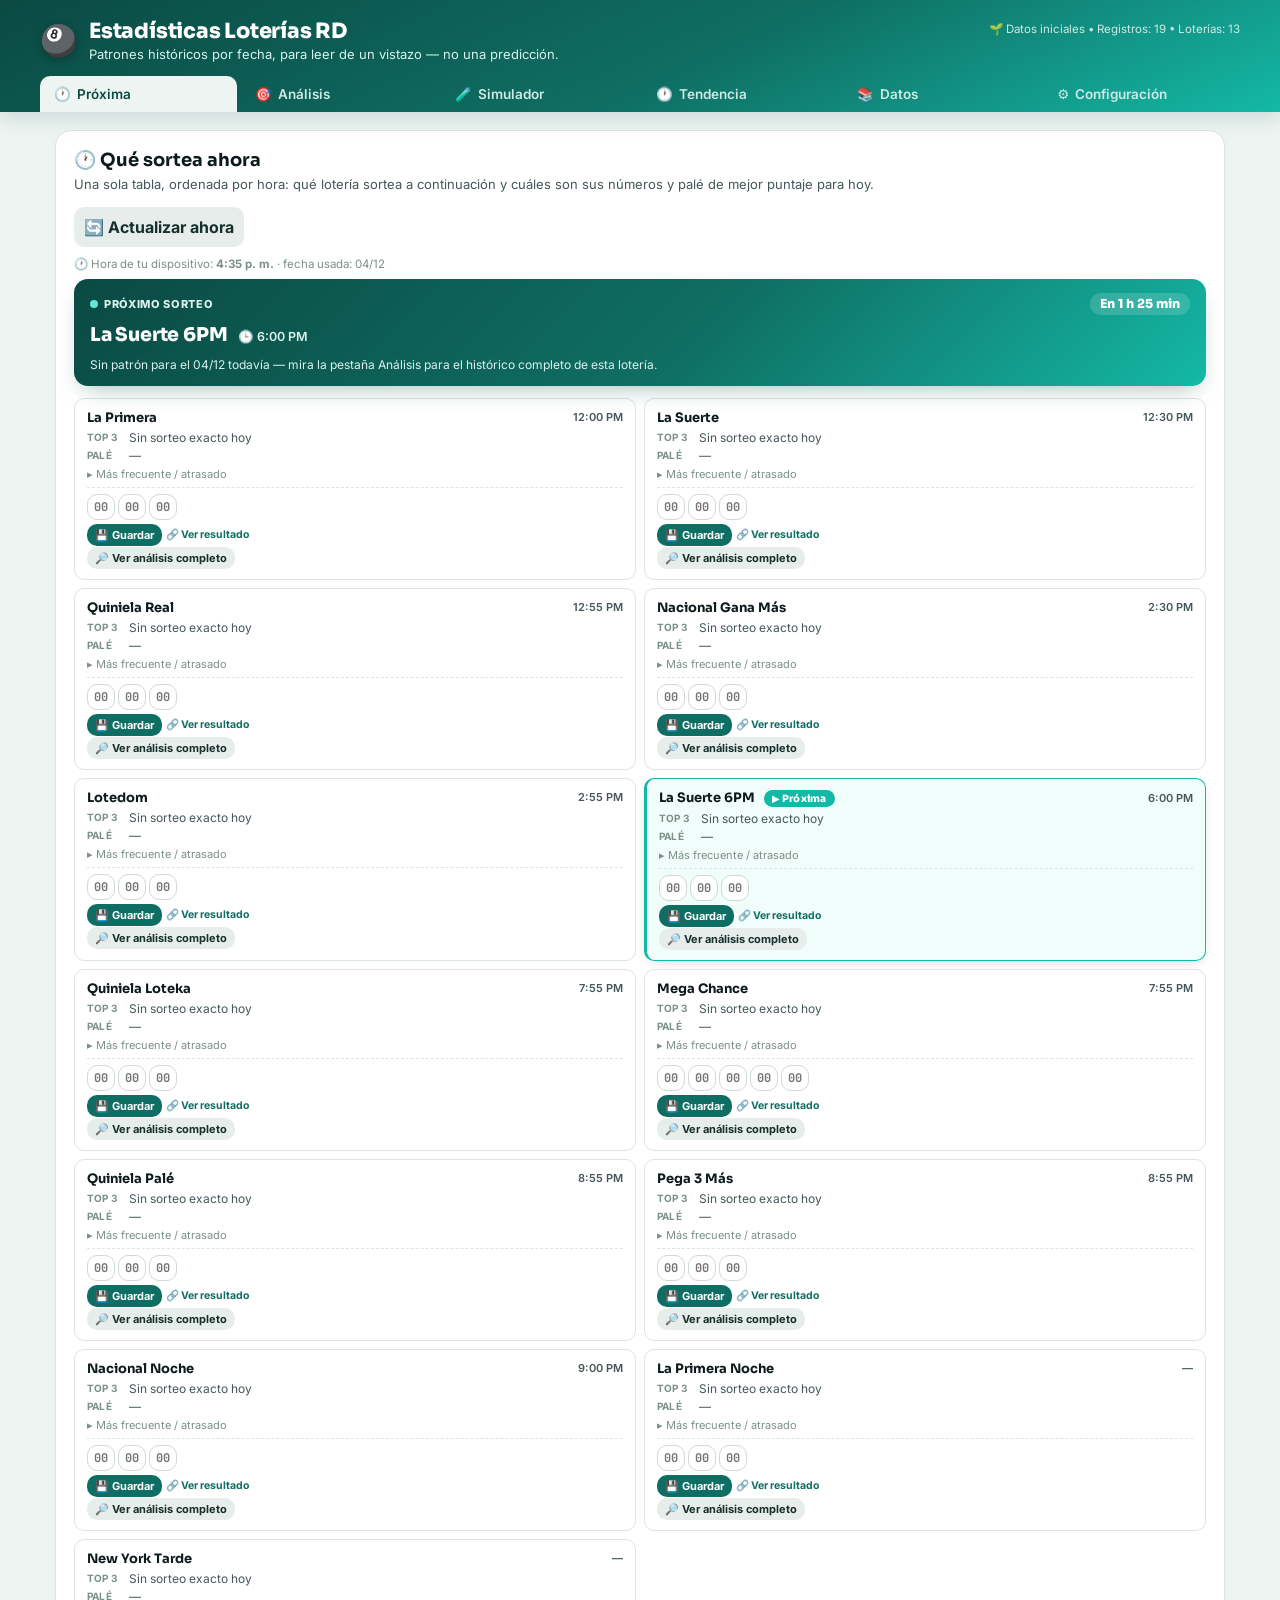
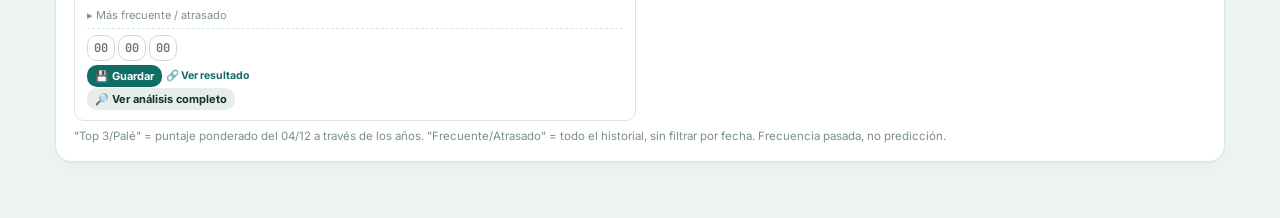
<file: index.html>
<!doctype html>
<html lang="es">
<head>
<meta charset="utf-8">
<meta name="viewport" content="width=device-width,initial-scale=1">
<title>Estadísticas RD · Versión 5</title>
<link rel="preconnect" href="https://fonts.googleapis.com">
<link rel="preconnect" href="https://fonts.gstatic.com" crossorigin>
<link href="https://fonts.googleapis.com/css2?family=Sora:wght@600;700;800&family=Inter:wght@400;500;600;700&family=JetBrains+Mono:wght@600;800&display=swap" rel="stylesheet">
<link rel="stylesheet" href="styles.css">
</head>
<body>
<header>
  <div class="header-inner">
    <div class="brand">
      <span class="brand-mark">🎱</span>
      <div>
        <h1>Estadísticas Loterías RD</h1>
        <p>Patrones históricos por fecha, para leer de un vistazo — no una predicción.</p>
      </div>
    </div>
    <div class="meta" id="data-source">Inicializando...</div>
  </div>
  <div class="sync-banner" id="sync-banner"></div>

  <nav class="tabs" id="tabs" aria-label="Secciones">
    <button type="button" class="tab-btn active" data-tab="upcoming" onclick="switchTab('upcoming')">🕐 <span>Próxima</span></button>
    <button type="button" class="tab-btn" data-tab="analysis" onclick="switchTab('analysis')">🎯 <span>Análisis</span></button>
    <button type="button" class="tab-btn" data-tab="simulator" onclick="switchTab('simulator')">🧪 <span>Simulador</span></button>
    <button type="button" class="tab-btn" data-tab="trend" onclick="switchTab('trend')">🕐 <span>Tendencia</span></button>
    <button type="button" class="tab-btn" data-tab="data" onclick="switchTab('data')">📚 <span>Datos</span></button>
    <button type="button" class="tab-btn" data-tab="settings" onclick="switchTab('settings')">⚙️ <span>Configuración</span></button>
  </nav>
</header>

<main>

<div class="tab-panel active" data-tab-panel="upcoming">
  <section class="card">
    <div class="card-head">
      <h2>🕐 Qué sortea ahora</h2>
      <p class="card-sub">Una sola tabla, ordenada por hora: qué lotería sortea a continuación y cuáles son sus números y palé de mejor puntaje para hoy.</p>
    </div>
    <div class="actions"><button class="secondary" type="button" onclick="buildUpcomingSummary()">🔄 Actualizar ahora</button></div>
    <div id="upcoming-results" style="margin-top:10px"></div>
  </section>
</div>

<div class="tab-panel" data-tab-panel="analysis">
  <section class="card">
    <div class="card-head">
      <h2>🎯 Análisis por fecha</h2>
      <p class="card-sub">Elige mes, día y las loterías que te interesan. La app compara ese día/mes contra todo el histórico cargado.</p>
    </div>
    <div id="data-init-status"></div>

    <details class="acc acc-intro">
      <summary class="acc-summary">❓ ¿Cómo funciona esto, en corto?</summary>
      <div class="acc-body">
        <p class="small">Para la fecha que elijas, la app junta <b>todos los años</b> del histórico en que hubo sorteo ese mismo día/mes, y arma un ranking de números y palés según qué tan seguido y recientemente han salido. También compara automáticamente contra el día calendario anterior.</p>
        <p class="small muted">⚠️ Es una descripción de frecuencias pasadas, no una predicción: no cambia las probabilidades matemáticas de ningún sorteo futuro.</p>
      </div>
    </details>

    <div class="grid" style="margin-top:12px">
      <div><label>Mes</label><input id="month" type="number" min="1" max="12"></div>
      <div><label>Día</label><input id="day" type="number" min="1" max="31"></div>
      <div><label>Top</label><select id="top"><option value="10">10</option><option value="5">5</option><option value="15">15</option><option value="20">20</option></select></div>
    </div>

    <div style="margin-top:14px">
      <label>Loterías seleccionadas</label>
      <div class="lottery-chips" id="lottery-chips">
        <span class="muted small" id="lottery-chips-empty">Ninguna lotería seleccionada todavía.</span>
      </div>

      <div class="lottery-dropdown" id="lottery-dropdown">
        <button type="button" class="lottery-dropdown-toggle" id="lottery-dropdown-toggle" onclick="toggleLotteryDropdown()">
          <span id="lottery-dropdown-label">Seleccionar loterías…</span>
          <span class="chev">▾</span>
        </button>
        <div class="lottery-dropdown-panel" id="lottery-dropdown-panel">
          <input id="lottery-search" type="text" placeholder="Buscar lotería... Ej: Nacional Gana   |   Nacional, Leidsa" oninput="handleLotterySearch()">
          <div class="hint">Espacios = coincide con TODAS las palabras (Y) · Comas = coincide con CUALQUIERA (O)</div>
          <div class="lottery-selector" id="lottery-selector" style="margin-top:8px"></div>
          <div class="actions" style="margin-top:8px">
            <button class="secondary" type="button" onclick="selectAllLotteries()">Seleccionar todas</button>
            <button class="secondary" type="button" onclick="clearAllLotteries()">Vaciar selección</button>
          </div>
        </div>
      </div>
      <div class="hint">Elige al menos una lotería para ver sus resultados (cada una se muestra por separado más abajo).</div>
    </div>

    <div class="actions"><button onclick="analyze()">🔍 Analizar</button></div>
    <div id="summary" class="grid" style="margin-top:14px"></div>
  </section>

  <div id="results-container"></div>
</div>

<div class="tab-panel" data-tab-panel="simulator">
  <section class="card">
    <div class="card-head">
      <h2>🧪 Simulador de jugadas</h2>
      <p class="card-sub">Elige lotería, mes y día: junta <b>todos los años</b> cargados con sorteo esa fecha, arma un ranking con ellos y te muestra, año por año, qué número salió realmente y si coincidió.</p>
    </div>
    <div class="grid">
      <div><label>Lotería</label><select id="sim-lottery" class="single-lottery-select"></select></div>
      <div><label>Mes</label><input id="sim-month" type="number" min="1" max="12"></div>
      <div><label>Día</label><input id="sim-day" type="number" min="1" max="31"></div>
      <div><label>Top</label><select id="sim-top"><option value="10">10</option><option value="5">5</option><option value="15">15</option><option value="20">20</option></select></div>
    </div>
    <div class="actions"><button onclick="runSimulationFromUI()">🧪 Simular</button></div>
    <div id="sim-results" style="margin-top:14px"></div>
  </section>

  <section class="card">
    <div class="card-head">
      <h2>📊 Backtest agregado</h2>
      <p class="card-sub">Corre el simulador de arriba automáticamente sobre muchos sorteos pasados (no solo uno) y promedia el acierto. Cada prueba usa <b>únicamente</b> datos anteriores a esa fecha, igual que el simulador de una fecha. También calcula cuánto acertaría alguien eligiendo números al azar, para poder comparar.</p>
    </div>
    <div class="grid">
      <div><label>Lotería</label><select id="backtest-lottery" class="single-lottery-select"></select></div>
      <div><label>Últimos N sorteos a probar</label><input id="backtest-count" type="number" min="5" max="500" value="50"></div>
      <div><label>Top</label><select id="backtest-top"><option value="10">10</option><option value="5">5</option><option value="15">15</option><option value="20">20</option></select></div>
    </div>
    <div class="actions"><button onclick="runBacktestFromUI()">📊 Correr backtest</button></div>
    <div id="backtest-results" style="margin-top:14px"></div>
  </section>
</div>

<div class="tab-panel" data-tab-panel="trend">
  <section class="card">
    <div class="card-head">
      <h2>🕐 Tendencia reciente</h2>
      <p class="card-sub">En vez de comparar contra todos los años, mira solo los últimos N sorteos de la lotería elegida: qué números salen más en esa ventana, y qué decenas/terminaciones llevan más tiempo sin salir ("atrasadas").</p>
    </div>
    <div class="grid">
      <div><label>Lotería</label><select id="recent-lottery" class="single-lottery-select"></select></div>
      <div><label>Últimos N sorteos</label><input id="recent-window" type="number" min="5" max="500" value="60"></div>
    </div>
    <div class="actions"><button onclick="runRecentTrendFromUI()">🕐 Ver tendencia reciente</button></div>
    <div id="recent-results" style="margin-top:14px"></div>
  </section>
</div>

<div class="tab-panel" data-tab-panel="data">
  <section class="card">
    <div class="card-head">
      <h2>📚 Datos cargados <span class="badge-count" id="total-records-badge">0</span></h2>
      <p class="card-sub">Todos los sorteos que tiene la app en este momento, más recientes primero.</p>
    </div>
    <span id="total-records" style="display:none">0</span>
    <div id="history"></div>
    <div class="good small" style="margin-top:12px">✓ Base con 3+ años de histórico. Los datos remotos se sincronizan automáticamente.</div>
    <div class="warning small">⚠️ El ranking describe frecuencias históricas. No predice sorteos ni cambia probabilidades matemáticas.</div>
  </section>
</div>

<div class="tab-panel" data-tab-panel="settings">
  <section class="card">
    <div class="card-head">
      <h2>⚙️ Configuración</h2>
      <p class="card-sub">Importa o exporta tu histórico, sincroniza datos remotos y ajusta los horarios de sorteo.</p>
    </div>
    <div class="data-status" id="data-source-badge" style="display:none"></div>
    <p class="muted">CSV: <b>fecha,loteria,n1,n2,n3</b>. Ejemplo: 2025-08-18,Leidsa,12,34,56 (el año se guarda, pero el análisis combina todos los años)</p>
    <input id="file" type="file" accept=".csv,text/csv">
    <div class="actions">
      <button onclick="importCSV()">Importar CSV</button>
      <button class="secondary" onclick="downloadCSV()">Exportar histórico</button>
      <button class="secondary" onclick="refreshRemoteData(event)">Actualizar datos remotos</button>
      <button class="secondary" onclick="switchTab('data')">Ver tabla de datos</button>
      <button class="danger" onclick="resetData()">Restaurar datos iniciales</button>
    </div>
    <p id="status" class="muted" style="margin-top:8px"></p>

    <h3 style="margin-top:18px;font-size:15px">🕒 Horarios de los sorteos</h3>
    <p class="muted small">Horarios de referencia (lunes a sábado); pueden variar domingos/feriados o cambiar con el tiempo. Ajústalos si no coinciden con la realidad.</p>
    <div id="schedule-editor"></div>
    <div class="actions" style="margin-top:8px">
      <button class="secondary" type="button" onclick="saveScheduleFromEditor()">Guardar horarios</button>
    </div>
  </section>
</div>

</main>

<script src="script.js" defer></script>
</body>
</html>
</file>
<file: styles.css>
/* ============================================
   TOKENS
   Paleta: teal profundo de marca + fondo verde-grisáceo cálido (no blanco
   puro, no beige genérico) + oro para "caliente"/acento numérico. Los
   colores semánticos (.hot=rojo, .cold=cian, .recommended=morado) se
   mantienen tal cual porque ya cargan significado funcional en toda la app.
   Tipografía: Sora para títulos/cifras grandes (geométrica, con carácter),
   Inter para texto de lectura, JetBrains Mono para los dígitos de cada
   número/bola — refuerza que el contenido central son NÚMEROS.
   ============================================ */
:root {
  --ink: #0c1a1c;
  --ink-soft: #45575a;
  --paper: #eef4f2;
  --surface: #ffffff;
  --line: #dbe6e2;
  --brand: #0f6e63;
  --brand-2: #14b8a6;
  --brand-deep: #0a4a43;
  --gold: #c98a12;
  --gold-soft: #fef3d9;
  --font-display: "Sora", system-ui, sans-serif;
  --font-body: "Inter", system-ui, -apple-system, Segoe UI, Roboto, sans-serif;
  --font-mono: "JetBrains Mono", ui-monospace, Menlo, monospace;
}

* {
  box-sizing: border-box;
}
body {
  margin: 0;
  background: var(--paper);
  color: var(--ink);
  font-family: var(--font-body);
  -webkit-font-smoothing: antialiased;
}

/* ============================================
   HEADER + PESTAÑAS
   ============================================ */
header {
  background: linear-gradient(155deg, var(--brand-deep) 0%, var(--brand) 55%, var(--brand-2) 100%);
  color: #fff;
  padding: 18px 20px 0;
  position: sticky;
  top: 0;
  z-index: 40;
  box-shadow: 0 6px 20px #0a4a4326;
}
.header-inner {
  display: flex;
  align-items: flex-start;
  justify-content: space-between;
  gap: 16px;
  flex-wrap: wrap;
  max-width: 1200px;
  margin: 0 auto;
}
.brand {
  display: flex;
  align-items: center;
  gap: 12px;
}
.brand-mark {
  font-size: 30px;
  line-height: 1;
  filter: drop-shadow(0 2px 4px #0004);
}
header h1 {
  margin: 0 0 2px;
  font-family: var(--font-display);
  font-weight: 800;
  font-size: 21px;
  letter-spacing: -.01em;
}
header p {
  margin: 0;
  color: #d9f2ee;
  font-size: 13px;
}
header .meta {
  font-size: 11.5px;
  color: #cdeae5;
  padding-top: 4px;
  text-align: right;
}

.tabs {
  max-width: 1200px;
  margin: 14px auto 0;
  display: flex;
  gap: 4px;
  overflow-x: auto;
  scrollbar-width: none;
}
.tabs::-webkit-scrollbar {
  display: none;
}
.tab-btn {
  appearance: none;
  border: none;
  background: transparent;
  color: #cdeae5;
  font: inherit;
  font-family: var(--font-body);
  font-weight: 600;
  font-size: 13.5px;
  padding: 10px 14px;
  border-radius: 10px 10px 0 0;
  cursor: pointer;
  white-space: nowrap;
  display: flex;
  align-items: center;
  gap: 6px;
  transition: background .15s, color .15s;
}
.tab-btn:hover {
  background: #ffffff14;
  color: #fff;
}
.tab-btn.active {
  background: var(--paper);
  color: var(--brand-deep);
}

.tab-panel {
  display: none;
}
.tab-panel.active {
  display: block;
  animation: fadeUp .25s ease;
}
@keyframes fadeUp {
  from { opacity: 0; transform: translateY(6px); }
  to { opacity: 1; transform: translateY(0); }
}

main {
  max-width: 1200px;
  margin: auto;
  padding: 18px 15px 40px;
}

/* ============================================
   TARJETAS
   ============================================ */
.card {
  background: var(--surface);
  border: 1px solid var(--line);
  border-radius: 16px;
  padding: 18px;
  margin-bottom: 16px;
  box-shadow: 0 1px 2px #0c1a1c08, 0 8px 20px #0c1a1c06;
}
.card-head {
  margin-bottom: 4px;
}
.card h2 {
  font-family: var(--font-display);
  font-weight: 700;
  font-size: 18px;
  margin: 0 0 4px;
  color: var(--ink);
}
.card-sub {
  margin: 0 0 6px;
  font-size: 13px;
  color: var(--ink-soft);
  line-height: 1.5;
}

.grid {
  display: grid;
  grid-template-columns: repeat(auto-fit, minmax(160px, 1fr));
  gap: 10px;
}
label {
  font-size: 12.5px;
  font-weight: 700;
  display: block;
  margin-bottom: 5px;
  color: var(--ink-soft);
  font-family: var(--font-body);
}

input, select, button {
  width: 100%;
  padding: 10px;
  border: 1px solid #cfd9d6;
  border-radius: 10px;
  font: inherit;
  color: var(--ink);
  background: #fff;
}
input:focus, select:focus, button:focus-visible {
  outline: 2px solid var(--brand-2);
  outline-offset: 1px;
}
button {
  background: var(--brand);
  color: #fff;
  border: 0;
  font-weight: 700;
  cursor: pointer;
  transition: all .2s;
}
button:hover {
  background: var(--brand-deep);
  transform: translateY(-1px);
  box-shadow: 0 4px 12px #0002;
}
button:active {
  transform: translateY(0);
}
button:disabled {
  opacity: .6;
  cursor: wait;
  transform: none;
}

.actions {
  display: flex;
  gap: 8px;
  flex-wrap: wrap;
  margin-top: 12px;
}
.actions button {
  width: auto;
}
.secondary {
  background: #e7edea;
  color: #16302c;
}
.secondary:hover {
  background: #d7e2dd;
}
.danger {
  background: #b91c1c;
}
.danger:hover {
  background: #991b1b;
}

.loading {
  display: inline-flex;
  align-items: center;
  gap: 6px;
  color: var(--ink-soft);
  font-size: 13px;
}
.spinner {
  width: 14px;
  height: 14px;
  border: 2px solid #e5e7eb;
  border-top-color: var(--brand);
  border-radius: 50%;
  animation: spin .6s linear infinite;
}
@keyframes spin {
  to {
    transform: rotate(360deg);
  }
}

table {
  width: 100%;
  border-collapse: collapse;
  margin-top: 10px;
}
th, td {
  padding: 10px;
  border-bottom: 1px solid var(--line);
  text-align: left;
}
th {
  background: #f4f8f6;
  font-weight: 700;
  color: #335049;
  font-size: 12.5px;
  text-transform: uppercase;
  letter-spacing: .02em;
}

/* ============================================
   NÚMEROS COMO "BOLAS DE LOTERÍA" (elemento de firma)
   Chip circular con relieve sutil y dígitos en monoespaciada, para que el
   dato central de la app (el número) se lea de inmediato como una bola de
   lotería real, no como una etiqueta de UI genérica.
   ============================================ */
.num {
  display: inline-flex;
  align-items: center;
  justify-content: center;
  min-width: 34px;
  height: 34px;
  padding: 0 8px;
  border-radius: 999px;
  background: radial-gradient(circle at 32% 28%, #ffffff, #e4efeb 60%, #cfe0da 100%);
  color: var(--brand-deep);
  font-family: var(--font-mono);
  font-weight: 800;
  font-size: 13.5px;
  margin: 2px;
  position: relative;
  border: 1px solid #c8d8d2;
  box-shadow: inset 0 1px 1px #ffffffcc, 0 1px 2px #0c1a1c1f;
}
.num.hot {
  background: radial-gradient(circle at 32% 28%, #fff, #fecaca 55%, #f78787 100%);
  color: #7f1d1d;
  border-color: #f3a5a5;
}
.num.cold {
  background: radial-gradient(circle at 32% 28%, #fff, #cffafe 55%, #7fe3ee 100%);
  color: #0e4f5c;
  border-color: #8fe0ea;
}
.num.recommended {
  background: radial-gradient(circle at 32% 28%, #fff, #e9d5ff 55%, #c084fc 100%);
  color: #4c1d75;
  border-color: #d3aefb;
}
.hot::before {
  content: '🔥';
  margin-right: 4px;
  font-size: 11px;
}
.cold::before {
  content: '❄️';
  margin-right: 4px;
  font-size: 11px;
}
.recommended::before {
  content: '✨';
  margin-right: 4px;
  font-size: 11px;
}

.stars {
  letter-spacing: 2px;
  font-size: 18px;
  color: var(--gold);
}

.stat {
  font-family: var(--font-display);
  font-size: 28px;
  font-weight: 800;
  color: var(--ink);
}
.stat-label {
  font-size: 12.5px;
  color: var(--ink-soft);
  margin-top: 3px;
}

.muted {
  font-size: 13px;
  color: var(--ink-soft);
}
.warning {
  padding: 12px;
  background: #fff7ed;
  border-left: 4px solid #f97316;
  border-radius: 7px;
  margin-top: 12px;
  font-size: 13px;
}

.empty {
  padding: 18px;
  text-align: center;
  color: var(--ink-soft);
}
.good {
  background: #ecfdf5;
  border-left: 4px solid #10b981;
  padding: 10px;
  border-radius: 7px;
  color: #065f46;
}

.small {
  font-size: 12px;
}
.success {
  color: #059669;
  font-weight: 600;
}
.error {
  color: #dc2626;
  font-weight: 600;
}

.progress-bar-container {
  display: flex;
  align-items: center;
  gap: 8px;
  width: 100%;
}
.progress-bar {
  flex: 1;
  height: 20px;
  background: #eef3f1;
  border-radius: 4px;
  overflow: hidden;
  position: relative;
}
.progress-fill {
  height: 100%;
  border-radius: 4px;
  display: flex;
  align-items: center;
  justify-content: center;
  font-size: 11px;
  color: #fff;
  font-weight: 700;
  transition: width .3s ease;
}
.progress-fill.bar-hot {
  background: linear-gradient(90deg, #f97316, #ef4444);
}
.progress-fill.bar-normal {
  background: linear-gradient(90deg, var(--brand), var(--brand-2));
}
.frequency-count {
  min-width: 35px;
  text-align: right;
  font-weight: 700;
  font-family: var(--font-mono);
}

.data-status {
  display: flex;
  align-items: center;
  gap: 6px;
  padding: 10px;
  background: #f0f9ff;
  border-radius: 7px;
  border-left: 4px solid #0284c7;
  font-size: 12px;
  margin-bottom: 10px;
}
.data-status.remote {
  border-left-color: #10b981;
}
.data-status.local {
  border-left-color: #f59e0b;
}
.data-status.seed {
  border-left-color: #8b5cf6;
}

.lottery-selector {
  max-height: 250px;
  overflow-y: auto;
  border: 1px solid var(--line);
  border-radius: 8px;
  background: #fff;
}
.lottery-option {
  padding: 8px 12px;
  cursor: pointer;
  border-bottom: 1px solid #f1f5f9;
  transition: all .15s;
  background: #fff;
  color: #333;
}
.lottery-option:hover {
  background: #f0fdf4;
  color: #15803d;
}
.lottery-option.selected {
  background: #dcfce7;
  color: #15803d;
  font-weight: 700;
  border-left: 4px solid #22c55e;
}

.section-title {
  font-size: 12px;
  font-weight: 700;
  color: #94a3b8;
  padding: 6px 12px;
  background: #f8fafc;
  border-bottom: 1px solid var(--line);
  margin: 0;
}

.insights-grid {
  display: grid;
  grid-template-columns: repeat(auto-fit, minmax(200px, 1fr));
  gap: 12px;
  margin-top: 12px;
}
.insight-card {
  background: linear-gradient(135deg, #f6faf8, #eef4f2);
  border: 1px solid var(--line);
  border-radius: 10px;
  padding: 12px;
  font-size: 12px;
}
.insight-card strong {
  display: block;
  color: var(--ink);
  margin-bottom: 4px;
  font-family: var(--font-display);
}
.insight-card div + div {
  margin-top: 3px;
}

.hint {
  font-size: 11.5px;
  color: #7b9088;
  margin-top: 4px;
}

.sync-banner {
  display: none;
  align-items: center;
  gap: 8px;
  padding: 10px 12px;
  border-radius: 7px;
  font-size: 13px;
  font-weight: 600;
  margin: 10px auto 0;
  max-width: 1200px;
}
.sync-banner.show {
  display: flex;
}
.sync-banner.syncing {
  background: #eff6ff;
  color: #1d4ed8;
  border-left: 4px solid #3b82f6;
}
.sync-banner.success {
  background: #ecfdf5;
  color: #065f46;
  border-left: 4px solid #10b981;
}
.sync-banner.error {
  background: #fef2f2;
  color: #991b1b;
  border-left: 4px solid #ef4444;
}

.rec-top3 {
  display: flex;
  gap: 10px;
  flex-wrap: wrap;
  margin-top: 6px;
}
.rec-chip {
  background: linear-gradient(135deg, var(--gold-soft), #f7d67f);
  color: #6a4a08;
  border-radius: 12px;
  padding: 8px 12px;
  font-size: 12px;
  min-width: 90px;
  text-align: center;
  box-shadow: 0 2px 6px #0002;
}
.rec-chip .big {
  font-family: var(--font-mono);
  font-size: 20px;
  font-weight: 800;
  display: block;
}
.rec-chip .sub {
  font-size: 10px;
  opacity: .85;
}

/* ---- Chips de loterías seleccionadas ---- */
.lottery-chips {
  display: flex;
  flex-wrap: wrap;
  gap: 6px;
  margin-bottom: 8px;
  min-height: 32px;
  align-items: center;
}
.lottery-chip {
  display: inline-flex;
  align-items: center;
  gap: 6px;
  background: #ccfbf1;
  color: var(--brand-deep);
  border: 1px solid #99f6e4;
  border-radius: 999px;
  padding: 5px 6px 5px 12px;
  font-size: 12px;
  font-weight: 700;
}
.lottery-chip button {
  width: auto;
  padding: 0;
  border: 0;
  background: transparent;
  color: var(--brand-deep);
  font-weight: 900;
  font-size: 14px;
  line-height: 1;
  cursor: pointer;
  border-radius: 50%;
  width: 18px;
  height: 18px;
  display: inline-flex;
  align-items: center;
  justify-content: center;
}
.lottery-chip button:hover {
  background: #99f6e4;
  transform: none;
  box-shadow: none;
}

/* ---- Dropdown de loterías ---- */
.lottery-dropdown {
  position: relative;
}
.lottery-dropdown-toggle {
  display: flex;
  align-items: center;
  justify-content: space-between;
  background: #fff;
  color: var(--ink);
  border: 1px solid #cfd9d6;
  text-align: left;
  font-weight: 600;
}
.lottery-dropdown-toggle:hover {
  background: #f8fafc;
  transform: none;
  box-shadow: none;
}
.lottery-dropdown-toggle .chev {
  transition: transform .15s;
  color: #64748b;
}
.lottery-dropdown.open .lottery-dropdown-toggle .chev {
  transform: rotate(180deg);
}
.lottery-dropdown-panel {
  display: none;
  position: absolute;
  z-index: 50;
  top: calc(100% + 6px);
  left: 0;
  right: 0;
  background: #fff;
  border: 1px solid #cfd9d6;
  border-radius: 12px;
  padding: 10px;
  box-shadow: 0 10px 30px #0002;
}
.lottery-dropdown.open .lottery-dropdown-panel {
  display: block;
}

.badge-count {
  font-size: 12px;
  font-weight: 700;
  color: var(--ink-soft);
  background: #f1f5f9;
  border-radius: 999px;
  padding: 3px 10px;
  margin-left: 6px;
  vertical-align: middle;
}

/* ---- Resultados por lotería ---- */
.lottery-result-block {
  margin-bottom: 15px;
}
.lottery-result-block:last-child {
  margin-bottom: 0;
}
.lottery-result-header {
  display: flex;
  align-items: center;
  justify-content: space-between;
  margin-bottom: 4px;
}
.lottery-result-header h3 {
  margin: 0;
  font-family: var(--font-display);
  font-size: 16px;
  color: var(--brand-deep);
}
.lottery-result-header .badge-count {
  font-size: 12px;
  font-weight: 700;
  color: var(--ink-soft);
  background: #f1f5f9;
  border-radius: 999px;
  padding: 3px 10px;
}
.lottery-result-sub {
  font-size: 13px;
  font-weight: 700;
  color: #2c4640;
  margin: 14px 0 6px;
}

/* ---- Hora del sorteo dentro de cada opción del dropdown ---- */
.lottery-option {
  display: flex;
  align-items: center;
  justify-content: space-between;
  gap: 10px;
}
.lottery-option-name {
  flex: 1;
}
.lottery-option-hour {
  font-size: 11px;
  color: #64748b;
  white-space: nowrap;
}

/* ---- Hora del sorteo junto al nombre en cada bloque de resultados ---- */
.lottery-hour-tag {
  font-size: 12px;
  font-weight: 700;
  color: var(--brand-deep);
  background: #ccfbf1;
  border-radius: 999px;
  padding: 2px 10px;
  vertical-align: middle;
}

details summary::-webkit-details-marker {
  display: none;
}

/* ---- Editor de horarios (Configuración) ---- */
.schedule-row {
  display: grid;
  grid-template-columns: 1fr 130px;
  gap: 10px;
  align-items: center;
  padding: 6px 0;
  border-bottom: 1px solid #f1f5f9;
}
.schedule-row label {
  margin: 0;
  font-weight: 600;
  color: #334155;
}
.schedule-row input {
  padding: 6px 8px;
}

/* ============================================
   ACORDEONES DE PANELES SECUNDARIOS
   ============================================ */
.acc {
  border: 1px solid var(--line);
  border-radius: 10px;
  margin-top: 8px;
  background: #fff;
  overflow: hidden;
}
.acc-summary {
  list-style: none;
  cursor: pointer;
  padding: 10px 12px;
  font-size: 13px;
  font-weight: 700;
  color: #2c4640;
  background: #f4f8f6;
  display: flex;
  align-items: center;
  justify-content: space-between;
  user-select: none;
}
.acc-summary::-webkit-details-marker {
  display: none;
}
.acc-summary::after {
  content: '▾';
  color: #8aa39c;
  transition: transform .15s;
  margin-left: 8px;
}
.acc[open] > .acc-summary::after {
  transform: rotate(180deg);
}
.acc-summary:hover {
  background: #eaf1ee;
}
.acc-body {
  padding: 12px;
  border-top: 1px solid var(--line);
}
.acc-intro {
  border-color: #bfe3da;
}
.acc-intro > .acc-summary {
  background: var(--gold-soft);
  color: #6a4a08;
}
.acc-intro > .acc-summary:hover {
  background: #fbe7b8;
}

/* ============================================
   PESTAÑA "PRÓXIMA" — TARJETAS COMPACTAS
   Reemplaza la tabla ancha (7 columnas) por tarjetas apiladas: 1 columna en
   móvil, 2 en pantallas ≥720px. Los datos secundarios (frecuente/atrasado)
   van en un <details> plegado para no ocupar espacio de entrada.
   ============================================ */
.up-list {
  display: grid;
  grid-template-columns: 1fr;
  gap: 8px;
}
@media (min-width: 720px) {
  .up-list {
    grid-template-columns: repeat(2, 1fr);
  }
}
.up-card {
  border: 1px solid var(--line);
  border-radius: 10px;
  padding: 10px 12px;
  background: #fff;
}
.up-card.next {
  background: #f0fdfa;
  border-color: var(--brand-2);
  border-left: 3px solid var(--brand-2);
  box-shadow: 0 4px 14px -6px #0f6e6355;
}
.up-head {
  display: flex;
  align-items: center;
  justify-content: space-between;
  gap: 8px;
  margin-bottom: 4px;
  flex-wrap: wrap;
}
.up-name {
  font-family: var(--font-display);
  font-weight: 700;
  font-size: 13px;
  color: var(--ink);
}
.up-next-flag {
  display: inline-flex;
  align-items: center;
  gap: 3px;
  font-size: 10px;
  font-weight: 800;
  letter-spacing: .02em;
  color: #fff;
  background: var(--brand-2);
  border-radius: 999px;
  padding: 2px 8px;
  margin-left: 6px;
  vertical-align: middle;
  white-space: nowrap;
}

/* ---- Bloque destacado "Próximo sorteo" (pestaña Próxima) ----
   Antes la única señal de "próxima lotería" era un fondo apenas distinto
   dentro de la grilla de tarjetas, sin garantía de aparecer arriba. Este
   bloque se renderiza siempre primero, fuera de la grilla, con la misma
   identidad visual del header (gradiente de marca) para que sea imposible
   de pasar por alto y sin depender de recorrer la lista. */
.next-hero {
  position: relative;
  border-radius: 14px;
  padding: 14px 16px;
  margin-bottom: 12px;
  background: linear-gradient(135deg, var(--brand-deep) 0%, var(--brand) 55%, var(--brand-2) 100%);
  color: #fff;
  box-shadow: 0 10px 24px -10px #0a4a4366;
}
.next-hero-top {
  display: flex;
  align-items: center;
  justify-content: space-between;
  gap: 8px;
  flex-wrap: wrap;
}
.next-hero-eyebrow {
  display: inline-flex;
  align-items: center;
  gap: 6px;
  font-size: 11px;
  font-weight: 800;
  text-transform: uppercase;
  letter-spacing: .06em;
  color: #d9f2ee;
}
.next-pulse-dot {
  width: 8px;
  height: 8px;
  border-radius: 50%;
  background: #5eead4;
  box-shadow: 0 0 0 0 #5eead499;
  animation: nextPulse 1.8s ease-out infinite;
}
@keyframes nextPulse {
  0% { box-shadow: 0 0 0 0 #5eead499; }
  70% { box-shadow: 0 0 0 8px #5eead400; }
  100% { box-shadow: 0 0 0 0 #5eead400; }
}
@media (prefers-reduced-motion: reduce) {
  .next-pulse-dot { animation: none; }
}
.next-hero-countdown {
  font-family: var(--font-display);
  font-weight: 800;
  font-size: 12.5px;
  background: #ffffff26;
  padding: 3px 10px;
  border-radius: 999px;
  white-space: nowrap;
}
.next-hero-main {
  display: flex;
  align-items: baseline;
  flex-wrap: wrap;
  gap: 10px;
  margin-top: 8px;
}
.next-hero-name {
  font-family: var(--font-display);
  font-weight: 800;
  font-size: 19px;
  letter-spacing: -.01em;
}
.next-hero-time {
  font-size: 12.5px;
  color: #d9f2ee;
  font-weight: 600;
}
.next-hero-picks {
  display: flex;
  flex-wrap: wrap;
  gap: 16px;
  margin-top: 10px;
}
.next-hero-pick-group {
  display: flex;
  align-items: center;
  flex-wrap: wrap;
  gap: 6px;
}
.next-hero-tag {
  font-size: 10px;
  font-weight: 800;
  text-transform: uppercase;
  letter-spacing: .02em;
  color: #d9f2ee;
  min-width: 30px;
}
.next-hero-empty {
  margin-top: 10px;
  font-size: 12px;
  color: #d9f2ee;
}
.up-time {
  font-size: 11px;
  font-weight: 600;
  color: var(--ink-soft);
  white-space: nowrap;
}
.up-row-line {
  display: flex;
  align-items: center;
  flex-wrap: wrap;
  gap: 4px;
  font-size: 12px;
  margin-top: 3px;
}
.up-tag {
  font-size: 10px;
  font-weight: 700;
  text-transform: uppercase;
  letter-spacing: .02em;
  color: #7b9088;
  min-width: 38px;
}
.num-sm {
  min-width: 26px;
  height: 26px;
  padding: 0 4px;
  font-size: 11px;
  margin: 1px;
}
.up-more {
  margin-top: 4px;
}
.up-more summary {
  font-size: 11px;
  color: #7b9088;
  cursor: pointer;
  list-style: none;
}
.up-more summary::-webkit-details-marker {
  display: none;
}
.up-more summary::before {
  content: '▸ ';
}
.up-more[open] summary::before {
  content: '▾ ';
}
.up-more-body {
  margin-top: 3px;
}
.up-result {
  margin-top: 6px;
  padding-top: 6px;
  border-top: 1px dashed var(--line);
}
.today-result-form {
  display: flex;
  flex-direction: column;
  gap: 4px;
}
.today-result-inputs {
  display: flex;
  gap: 3px;
  flex-wrap: wrap;
}
.result-num-input {
  width: 28px;
  padding: 4px 0;
  text-align: center;
  font-family: var(--font-mono);
  font-weight: 700;
  font-size: 12px;
}
.today-result-actions {
  display: flex;
  gap: 4px;
}
.small-btn {
  width: auto;
  padding: 4px 8px;
  font-size: 11px;
}
.today-result-error {
  margin: 0;
}
.today-result-display {
  display: flex;
  align-items: center;
  flex-wrap: wrap;
  gap: 4px;
}
.up-check-link {
  font-size: 10.5px;
  color: var(--brand);
  font-weight: 700;
  text-decoration: none;
  align-self: center;
}
.up-check-link:hover {
  text-decoration: underline;
}

/* ---- Responsive ---- */
@media (max-width: 640px) {
  header .meta {
    display: none;
  }
  .card {
    padding: 14px;
    border-radius: 12px;
  }
}

@media (prefers-reduced-motion: reduce) {
  * {
    animation: none !important;
    transition: none !important;
  }
}
</file>
